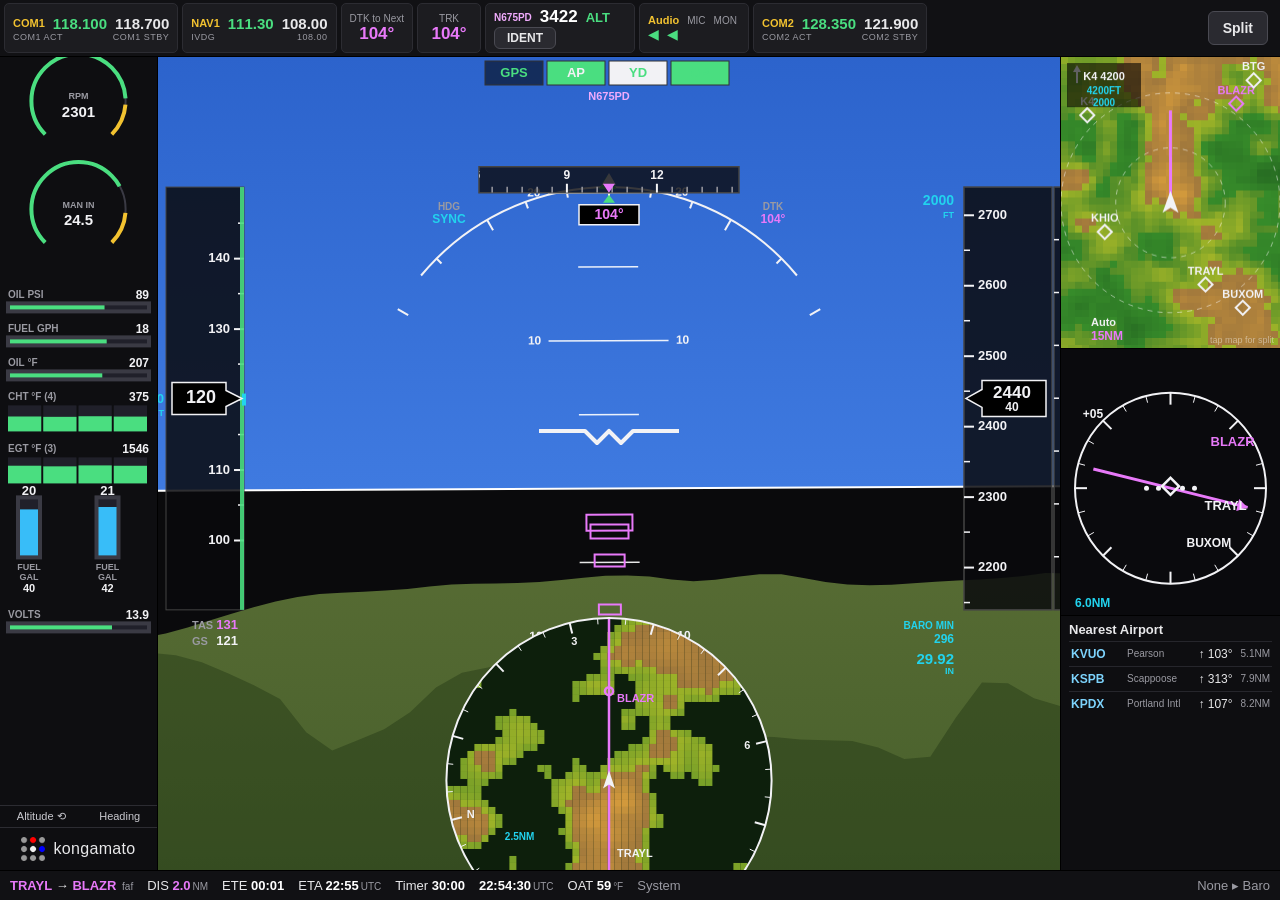
<file: index.html>
<!DOCTYPE html>
<html lang="en">
<head>
<meta charset="utf-8">
<meta name="viewport" content="width=device-width, initial-scale=1, viewport-fit=cover">
<title>Kongamato — Glasswing EFIS demo</title>
<meta http-equiv="refresh" content="0; url=./Project%20Glasswing/glasswing-ui/static/index.html">
<link rel="canonical" href="./Project%20Glasswing/glasswing-ui/static/index.html">
<style>
  html,body{height:100%;margin:0;background:#0a0a0d;color:#f2f2f5;
    font:16px/1.5 -apple-system,Helvetica,Arial,sans-serif;
    display:flex;align-items:center;justify-content:center;text-align:center}
  a{color:#22d3ee;font-weight:700;text-decoration:none;font-size:1.25rem}
  a:hover{text-decoration:underline}
  .dim{color:#9a9aa2;font-size:.9rem;margin-top:1rem}
</style>
</head>
<body>
<div>
  <p>Loading the <b>Glasswing</b> glass-cockpit display…</p>
  <p><a href="./Project%20Glasswing/glasswing-ui/static/index.html">▶ Launch the display</a></p>
  <p class="dim">Synthetic demo flight — no hardware or server needed.<br>
    Part of <a href="https://github.com/aeromarineresearch/kongamato" style="font-size:.9rem">Kongamato</a>,
    an open-source experimental-aviation stack.</p>
</div>
</body>
</html>
</file>
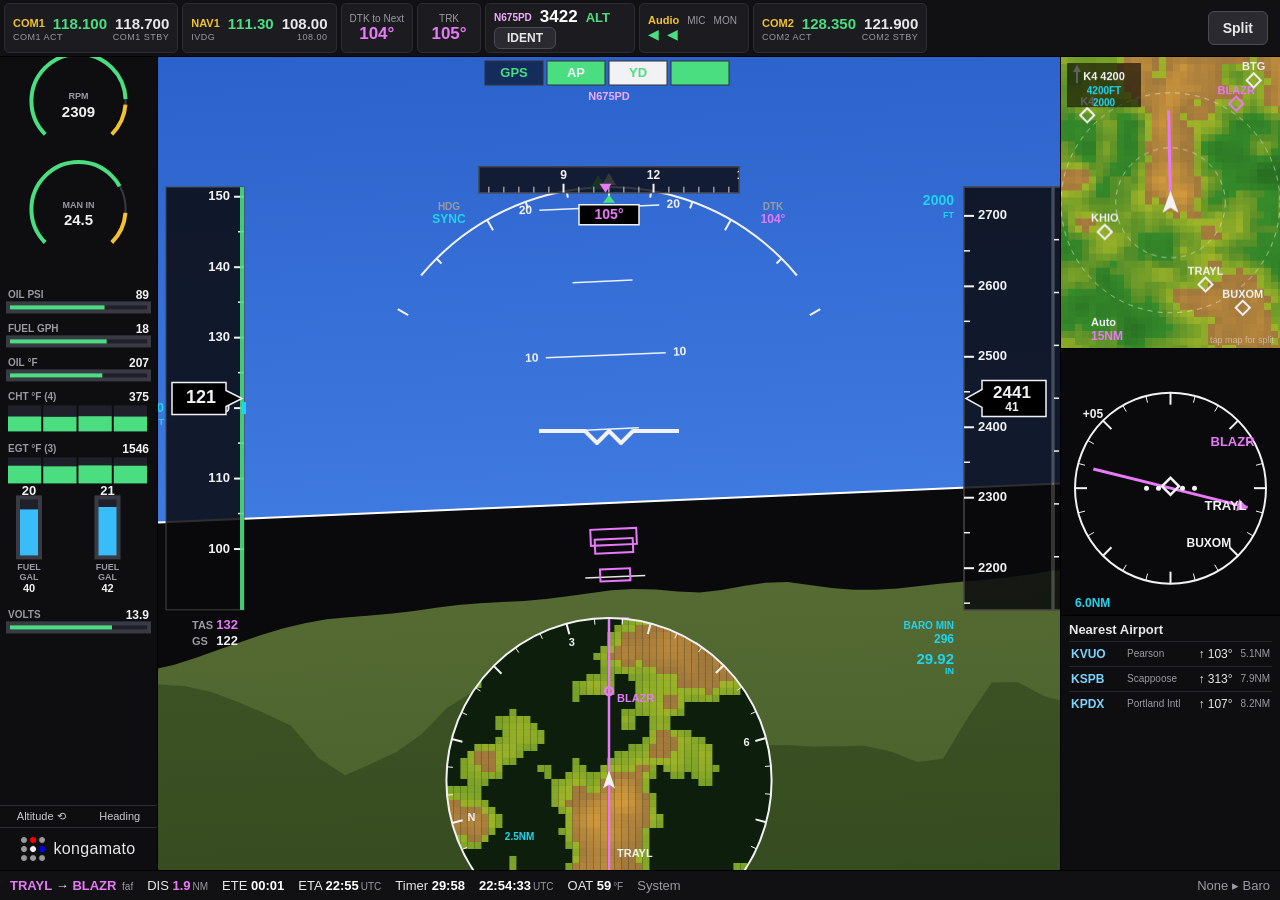
<file: Project Glasswing/glasswing-ui/static/index.html>
<!DOCTYPE html>
<html lang="en">
<head>
<meta charset="utf-8">
<meta name="viewport" content="width=device-width, initial-scale=1, maximum-scale=1, user-scalable=no, viewport-fit=cover">
<meta name="apple-mobile-web-app-capable" content="yes">
<meta name="apple-mobile-web-app-status-bar-style" content="black-translucent">
<title>Glasswing G3X</title>
<link rel="stylesheet" href="style.css">
</head>
<body>
<div id="root">
  <!-- ══ top bar: radios / xpdr / audio ══ -->
  <header id="topbar">
    <div class="tgroup com" id="com1">
      <div class="trow"><span class="lab">COM1</span><span class="freq act" data-ev="com1_swap">118.100</span><span class="freq stby" data-ev="com1_swap">118.700</span></div>
      <div class="trow names"><span id="com1a_name">PORTLAND AP</span><span id="com1s_name">KPDX TOWER</span></div>
    </div>
    <div class="tgroup nav" id="nav1">
      <div class="trow"><span class="lab">NAV1</span><span class="freq act">111.30</span><span class="freq stby">108.00</span></div>
      <div class="trow names"><span>IVDG</span><span class="dim">108.00</span></div>
    </div>
    <div class="tgroup small">
      <div class="trow"><span class="lab2">DTK to Next</span></div>
      <div class="trow"><span class="big" id="dtk_next">104°</span></div>
    </div>
    <div class="tgroup small">
      <div class="trow"><span class="lab2">TRK</span></div>
      <div class="trow"><span class="big" id="trk_box">104°</span></div>
    </div>
    <div class="tgroup xpdr" id="xpdr">
      <div class="trow"><span class="tail" id="tail">N675PD</span><span class="xpdr-code" id="xpdr_code">3422</span><span class="xpdr-mode" id="xpdr_mode">ALT</span></div>
      <div class="trow"><button class="btn ident" id="btn_ident">IDENT</button></div>
    </div>
    <div class="tgroup audio">
      <div class="trow"><span class="lab">Audio</span><span class="lab2">MIC</span><span class="lab2">MON</span></div>
      <div class="trow"><span class="spk on">◀</span><span class="spk on">◀</span></div>
    </div>
    <div class="tgroup com" id="com2">
      <div class="trow"><span class="lab">COM2</span><span class="freq act" data-ev="com2_swap">128.350</span><span class="freq stby" data-ev="com2_swap">121.900</span></div>
      <div class="trow names"><span id="com2a_name">KPDX ATIS</span><span id="com2s_name">KPDX GROUND</span></div>
    </div>
    <div class="tgroup splitbtn"><button class="btn" id="btn_split">Split</button></div>
  </header>

  <!-- ══ main row ══ -->
  <main id="midrow">
    <aside id="engine"><canvas id="engine-canvas"></canvas>
      <div class="emode"><span>Altitude ⟲</span><span>Heading</span></div>
      <div class="brand">
        <img class="brand-mark" src="kongamato-mark.webp" alt="Kongamato" width="24" height="24">
        <span class="brand-name">kongamato</span>
      </div>
    </aside>
    <section id="pfd-wrap"><canvas id="pfd-canvas"></canvas></section>
    <aside id="rightcol">
      <div id="mapbox"><canvas id="map-canvas"></canvas><span class="hint">tap map for split</span></div>
      <div id="hsibox"><canvas id="hsi-canvas"></canvas></div>
      <div id="nearest">
        <div class="nhead">Nearest Airport</div>
        <div id="nearest-list"></div>
      </div>
    </aside>
  </main>

  <!-- ══ bottom bar ══ -->
  <footer id="botbar">
    <span class="bitem" id="legline"><b class="mag" id="leg_from">TRAYL</b> → <b class="mag" id="leg_to">BLAZR</b> <span class="lbl">faf</span></span>
    <span class="bitem">DIS <b class="mag" id="wpt_dist">2.0</b><span class="lbl">NM</span></span>
    <span class="bitem">ETE <b id="ete">01:00</b></span>
    <span class="bitem">ETA <b id="eta">21:41</b><span class="lbl">UTC</span></span>
    <span class="bitem">Timer <b id="timer">0:30:00</b></span>
    <span class="bitem"><b id="utc">16:10:38</b><span class="lbl">UTC</span></span>
    <span class="bitem">OAT <b id="oat">59</b><span class="lbl">°F</span></span>
    <span class="bitem dim">System</span>
    <span class="bitem dim right">None ▸ Baro</span>
  </footer>
</div>
<script src="app.js"></script>
</body>
</html>
</file>
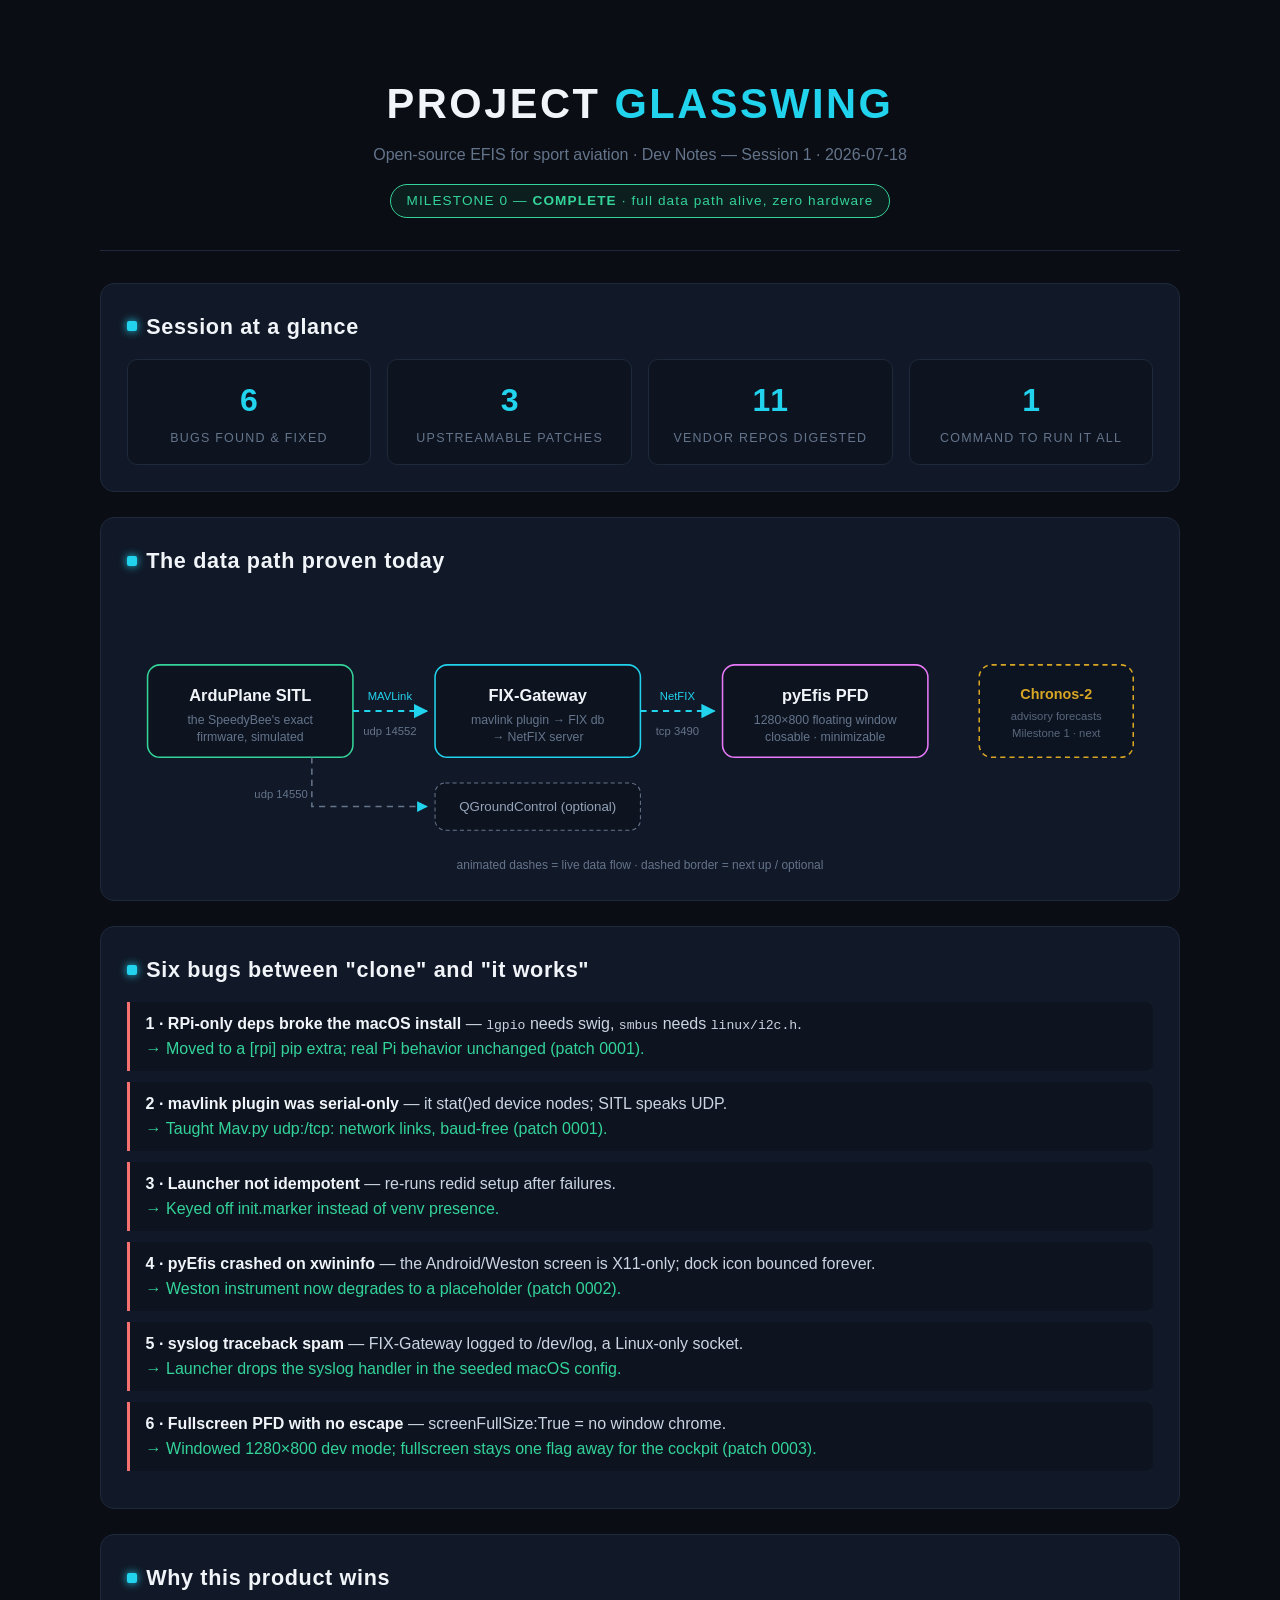
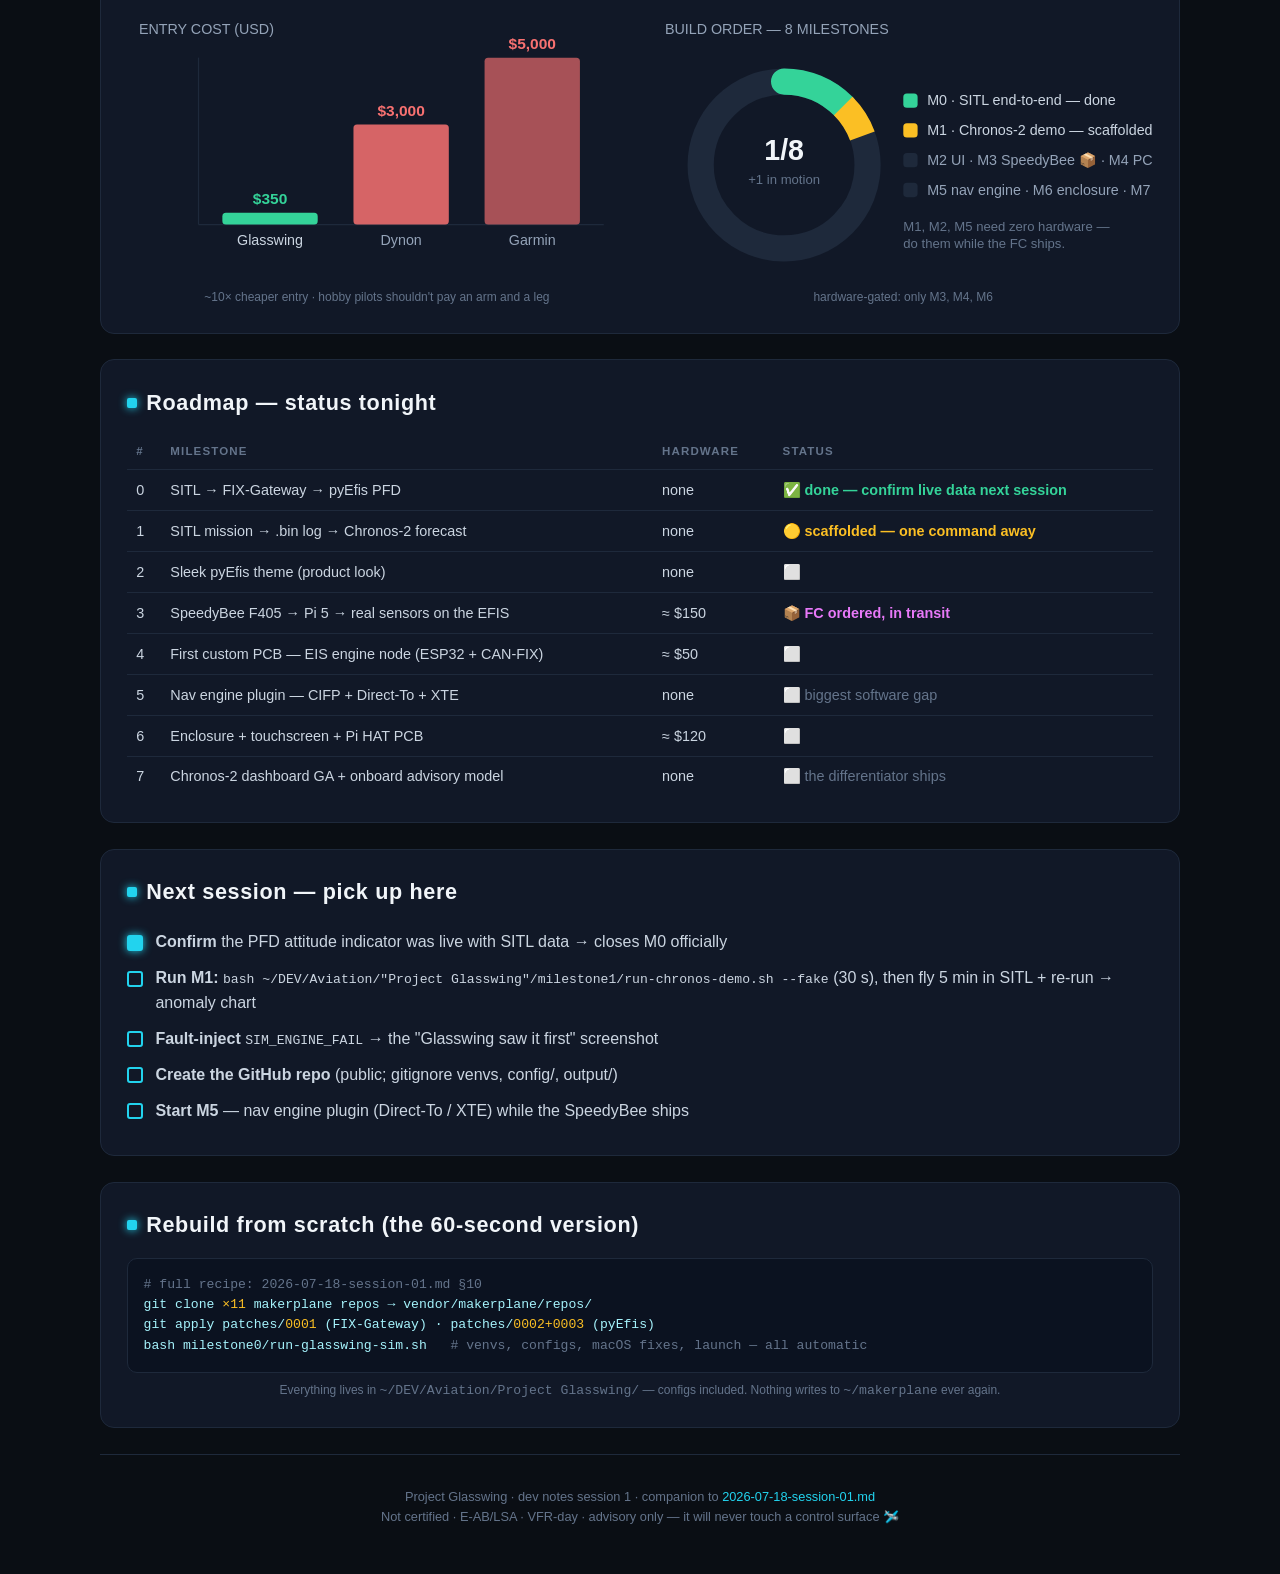
<file: Project Glasswing/dev notes/2026-07-18-session-01.html>
<!DOCTYPE html>
<html lang="en">
<head>
<meta charset="UTF-8">
<meta name="viewport" content="width=device-width, initial-scale=1.0">
<title>Project Glasswing — Dev Notes · Session 1</title>
<style>
  :root{
    --bg:#0a0e14; --panel:#111827; --panel2:#0d1420; --line:#1e293b;
    --cyan:#22d3ee; --green:#34d399; --amber:#fbbf24; --red:#f87171;
    --mag:#e879f9; --text:#cbd5e1; --dim:#64748b; --bright:#f1f5f9;
  }
  *{margin:0;padding:0;box-sizing:border-box}
  body{background:var(--bg);color:var(--text);font-family:-apple-system,"SF Pro Text","Helvetica Neue",sans-serif;line-height:1.55;padding:2rem 1rem}
  .wrap{max-width:1080px;margin:0 auto}
  header{text-align:center;padding:2.5rem 1rem 2rem;border-bottom:1px solid var(--line);margin-bottom:2rem}
  h1{font-size:2.6rem;letter-spacing:.06em;color:var(--bright);font-weight:800}
  h1 .glass{color:var(--cyan)}
  .sub{color:var(--dim);margin-top:.4rem;font-size:1rem}
  .badge{display:inline-block;margin-top:1rem;padding:.35rem 1rem;border-radius:999px;border:1px solid var(--green);color:var(--green);font-size:.85rem;letter-spacing:.08em;background:rgba(52,211,153,.08)}
  .badge b{font-weight:700}
  h2{color:var(--bright);font-size:1.35rem;margin:0 0 1rem;letter-spacing:.03em;display:flex;align-items:center;gap:.6rem}
  h2::before{content:"";width:10px;height:10px;background:var(--cyan);border-radius:2px;box-shadow:0 0 8px var(--cyan)}
  section{background:var(--panel);border:1px solid var(--line);border-radius:14px;padding:1.6rem;margin-bottom:1.6rem}
  .grid2{display:grid;grid-template-columns:1fr 1fr;gap:1.6rem}
  .grid3{display:grid;grid-template-columns:repeat(3,1fr);gap:1rem}
  .grid4{display:grid;grid-template-columns:repeat(4,1fr);gap:1rem}
  @media(max-width:800px){.grid2,.grid3,.grid4{grid-template-columns:1fr}}
  .stat{background:var(--panel2);border:1px solid var(--line);border-radius:10px;padding:1rem;text-align:center}
  .stat .n{font-size:2rem;font-weight:800;color:var(--cyan)}
  .stat .l{font-size:.78rem;color:var(--dim);text-transform:uppercase;letter-spacing:.1em;margin-top:.2rem}
  table{width:100%;border-collapse:collapse;font-size:.9rem}
  th{text-align:left;color:var(--dim);font-size:.72rem;text-transform:uppercase;letter-spacing:.1em;padding:.5rem .6rem;border-bottom:1px solid var(--line)}
  td{padding:.55rem .6rem;border-bottom:1px solid var(--line);vertical-align:top}
  tr:last-child td{border-bottom:none}
  .st-done{color:var(--green);font-weight:600}.st-prog{color:var(--amber);font-weight:600}.st-todo{color:var(--dim)}.st-ship{color:var(--mag);font-weight:600}
  code,pre{font-family:"SF Mono",Menlo,monospace;font-size:.82rem}
  pre{background:#0b1220;border:1px solid var(--line);border-radius:10px;padding:1rem;overflow-x:auto;color:#a5f3fc}
  pre .c{color:var(--dim)} pre .k{color:var(--amber)}
  .bug{border-left:3px solid var(--red);padding:.6rem 1rem;margin:.7rem 0;background:var(--panel2);border-radius:0 8px 8px 0}
  .bug b{color:var(--bright)}
  .bug .fix{color:var(--green)}
  .todo li{list-style:none;padding:.35rem 0 .35rem 1.8rem;position:relative}
  .todo li::before{content:"";position:absolute;left:0;top:.62rem;width:12px;height:12px;border:2px solid var(--cyan);border-radius:3px}
  .todo li:first-child::before{background:var(--cyan);box-shadow:0 0 8px var(--cyan)}
  svg text{font-family:-apple-system,sans-serif}
  .flow{stroke-dasharray:6 5;animation:dash 1.2s linear infinite}
  @keyframes dash{to{stroke-dashoffset:-11}}
  .legend{font-size:.75rem;color:var(--dim);text-align:center;margin-top:.5rem}
  footer{text-align:center;color:var(--dim);font-size:.8rem;padding:2rem 0 1rem;border-top:1px solid var(--line)}
  a{color:var(--cyan);text-decoration:none}
  .pill{display:inline-block;padding:.1rem .55rem;border-radius:999px;font-size:.72rem;border:1px solid var(--line);color:var(--dim);margin-left:.4rem}
</style>
</head>
<body>
<div class="wrap">

<header>
  <h1>PROJECT <span class="glass">GLASSWING</span></h1>
  <div class="sub">Open-source EFIS for sport aviation · Dev Notes — Session 1 · 2026-07-18</div>
  <div class="badge">MILESTONE 0 — <b>COMPLETE</b> · full data path alive, zero hardware</div>
</header>

<!-- ============ STATS ============ -->
<section>
  <h2>Session at a glance</h2>
  <div class="grid4">
    <div class="stat"><div class="n">6</div><div class="l">bugs found &amp; fixed</div></div>
    <div class="stat"><div class="n">3</div><div class="l">upstreamable patches</div></div>
    <div class="stat"><div class="n">11</div><div class="l">vendor repos digested</div></div>
    <div class="stat"><div class="n">1</div><div class="l">command to run it all</div></div>
  </div>
</section>

<!-- ============ ARCHITECTURE ============ -->
<section>
  <h2>The data path proven today</h2>
  <svg viewBox="0 0 1000 240" width="100%" role="img" aria-label="Architecture diagram">
    <defs>
      <marker id="arr" viewBox="0 0 10 10" refX="9" refY="5" markerWidth="7" markerHeight="7" orient="auto-start-reverse">
        <path d="M0,0 L10,5 L0,10 z" fill="#22d3ee"/>
      </marker>
    </defs>
    <!-- nodes -->
    <g>
      <rect x="20" y="70" width="200" height="90" rx="12" fill="#0d1420" stroke="#34d399" stroke-width="1.5"/>
      <text x="120" y="105" text-anchor="middle" fill="#f1f5f9" font-size="16" font-weight="700">ArduPlane SITL</text>
      <text x="120" y="128" text-anchor="middle" fill="#64748b" font-size="12">the SpeedyBee's exact</text>
      <text x="120" y="144" text-anchor="middle" fill="#64748b" font-size="12">firmware, simulated</text>
    </g>
    <g>
      <rect x="300" y="70" width="200" height="90" rx="12" fill="#0d1420" stroke="#22d3ee" stroke-width="1.5"/>
      <text x="400" y="105" text-anchor="middle" fill="#f1f5f9" font-size="16" font-weight="700">FIX-Gateway</text>
      <text x="400" y="128" text-anchor="middle" fill="#64748b" font-size="12">mavlink plugin → FIX db</text>
      <text x="400" y="144" text-anchor="middle" fill="#64748b" font-size="12">→ NetFIX server</text>
    </g>
    <g>
      <rect x="580" y="70" width="200" height="90" rx="12" fill="#0d1420" stroke="#e879f9" stroke-width="1.5"/>
      <text x="680" y="105" text-anchor="middle" fill="#f1f5f9" font-size="16" font-weight="700">pyEfis PFD</text>
      <text x="680" y="128" text-anchor="middle" fill="#64748b" font-size="12">1280×800 floating window</text>
      <text x="680" y="144" text-anchor="middle" fill="#64748b" font-size="12">closable · minimizable</text>
    </g>
    <g>
      <rect x="300" y="185" width="200" height="46" rx="10" fill="#0d1420" stroke="#64748b" stroke-width="1" stroke-dasharray="4 3"/>
      <text x="400" y="212" text-anchor="middle" fill="#94a3b8" font-size="13">QGroundControl (optional)</text>
    </g>
    <!-- flows -->
    <path class="flow" d="M220 115 L292 115" stroke="#22d3ee" stroke-width="2" fill="none" marker-end="url(#arr)"/>
    <text x="256" y="104" text-anchor="middle" fill="#22d3ee" font-size="11">MAVLink</text>
    <text x="256" y="138" text-anchor="middle" fill="#64748b" font-size="11">udp 14552</text>
    <path class="flow" d="M500 115 L572 115" stroke="#22d3ee" stroke-width="2" fill="none" marker-end="url(#arr)"/>
    <text x="536" y="104" text-anchor="middle" fill="#22d3ee" font-size="11">NetFIX</text>
    <text x="536" y="138" text-anchor="middle" fill="#64748b" font-size="11">tcp 3490</text>
    <path class="flow" d="M180 160 L180 208 L292 208" stroke="#64748b" stroke-width="1.5" fill="none" stroke-dasharray="4 3" marker-end="url(#arr)"/>
    <text x="150" y="200" text-anchor="middle" fill="#64748b" font-size="11">udp 14550</text>
    <!-- future -->
    <g opacity="0.85">
      <rect x="830" y="70" width="150" height="90" rx="12" fill="#0d1420" stroke="#fbbf24" stroke-width="1.5" stroke-dasharray="5 4"/>
      <text x="905" y="103" text-anchor="middle" fill="#fbbf24" font-size="14" font-weight="700">Chronos-2</text>
      <text x="905" y="124" text-anchor="middle" fill="#64748b" font-size="11">advisory forecasts</text>
      <text x="905" y="140" text-anchor="middle" fill="#64748b" font-size="11">Milestone 1 · next</text>
    </g>
  </svg>
  <div class="legend">animated dashes = live data flow · dashed border = next up / optional</div>
</section>

<!-- ============ BUGS ============ -->
<section>
  <h2>Six bugs between "clone" and "it works"</h2>
  <div class="bug"><b>1 · RPi-only deps broke the macOS install</b> — <code>lgpio</code> needs swig, <code>smbus</code> needs <code>linux/i2c.h</code>.<br><span class="fix">→ Moved to a [rpi] pip extra; real Pi behavior unchanged (patch 0001).</span></div>
  <div class="bug"><b>2 · mavlink plugin was serial-only</b> — it stat()ed device nodes; SITL speaks UDP.<br><span class="fix">→ Taught Mav.py udp:/tcp: network links, baud-free (patch 0001).</span></div>
  <div class="bug"><b>3 · Launcher not idempotent</b> — re-runs redid setup after failures.<br><span class="fix">→ Keyed off init.marker instead of venv presence.</span></div>
  <div class="bug"><b>4 · pyEfis crashed on xwininfo</b> — the Android/Weston screen is X11-only; dock icon bounced forever.<br><span class="fix">→ Weston instrument now degrades to a placeholder (patch 0002).</span></div>
  <div class="bug"><b>5 · syslog traceback spam</b> — FIX-Gateway logged to /dev/log, a Linux-only socket.<br><span class="fix">→ Launcher drops the syslog handler in the seeded macOS config.</span></div>
  <div class="bug"><b>6 · Fullscreen PFD with no escape</b> — screenFullSize:True = no window chrome.<br><span class="fix">→ Windowed 1280×800 dev mode; fullscreen stays one flag away for the cockpit (patch 0003).</span></div>
</section>

<!-- ============ CHARTS ============ -->
<section>
  <h2>Why this product wins</h2>
  <div class="grid2">
    <div>
      <svg viewBox="0 0 420 220" width="100%" role="img" aria-label="Cost comparison chart">
        <text x="10" y="20" fill="#94a3b8" font-size="12">ENTRY COST (USD)</text>
        <!-- gridlines -->
        <g stroke="#1e293b" stroke-width="1">
          <line x1="60" y1="40" x2="60" y2="180"/><line x1="60" y1="180" x2="400" y2="180"/>
        </g>
        <!-- bars: scale 5000 -> 140px -->
        <rect x="80"  y="170.2" width="80" height="9.8"  rx="3" fill="#34d399"/>
        <rect x="190" y="96"    width="80" height="84"   rx="3" fill="#f87171" opacity=".85"/>
        <rect x="300" y="40"    width="80" height="140"  rx="3" fill="#f87171" opacity=".65"/>
        <text x="120" y="163" text-anchor="middle" fill="#34d399" font-size="13" font-weight="700">$350</text>
        <text x="230" y="89"  text-anchor="middle" fill="#f87171" font-size="13" font-weight="700">$3,000</text>
        <text x="340" y="33"  text-anchor="middle" fill="#f87171" font-size="13" font-weight="700">$5,000</text>
        <text x="120" y="197" text-anchor="middle" fill="#cbd5e1" font-size="12">Glasswing</text>
        <text x="230" y="197" text-anchor="middle" fill="#94a3b8" font-size="12">Dynon</text>
        <text x="340" y="197" text-anchor="middle" fill="#94a3b8" font-size="12">Garmin</text>
      </svg>
      <div class="legend">~10× cheaper entry · hobby pilots shouldn't pay an arm and a leg</div>
    </div>
    <div>
      <svg viewBox="0 0 420 220" width="100%" role="img" aria-label="Milestone progress donut">
        <text x="10" y="20" fill="#94a3b8" font-size="12">BUILD ORDER — 8 MILESTONES</text>
        <!-- donut: r=70, circumference ≈ 439.8 ; 1 of 8 done = 55 -->
        <circle cx="110" cy="130" r="70" fill="none" stroke="#1e293b" stroke-width="22"/>
        <circle cx="110" cy="130" r="70" fill="none" stroke="#34d399" stroke-width="22"
                stroke-dasharray="55 385" transform="rotate(-90 110 130)" stroke-linecap="round"/>
        <circle cx="110" cy="130" r="70" fill="none" stroke="#fbbf24" stroke-width="22"
                stroke-dasharray="30 410" stroke-dashoffset="-55" transform="rotate(-90 110 130)"/>
        <text x="110" y="126" text-anchor="middle" fill="#f1f5f9" font-size="24" font-weight="800">1/8</text>
        <text x="110" y="146" text-anchor="middle" fill="#64748b" font-size="11">+1 in motion</text>
        <!-- legend -->
        <g font-size="12">
          <rect x="210" y="70"  width="12" height="12" rx="3" fill="#34d399"/><text x="230" y="80"  fill="#cbd5e1">M0 · SITL end-to-end — done</text>
          <rect x="210" y="95"  width="12" height="12" rx="3" fill="#fbbf24"/><text x="230" y="105" fill="#cbd5e1">M1 · Chronos-2 demo — scaffolded</text>
          <rect x="210" y="120" width="12" height="12" rx="3" fill="#1e293b"/><text x="230" y="130" fill="#94a3b8">M2 UI · M3 SpeedyBee 📦 · M4 PCB</text>
          <rect x="210" y="145" width="12" height="12" rx="3" fill="#1e293b"/><text x="230" y="155" fill="#94a3b8">M5 nav engine · M6 enclosure · M7 GA</text>
          <text x="210" y="185" fill="#64748b" font-size="11">M1, M2, M5 need zero hardware —</text>
          <text x="210" y="200" fill="#64748b" font-size="11">do them while the FC ships.</text>
        </g>
      </svg>
      <div class="legend">hardware-gated: only M3, M4, M6</div>
    </div>
  </div>
</section>

<!-- ============ MILESTONE TABLE ============ -->
<section>
  <h2>Roadmap — status tonight</h2>
  <table>
    <tr><th>#</th><th>Milestone</th><th>Hardware</th><th>Status</th></tr>
    <tr><td>0</td><td>SITL → FIX-Gateway → pyEfis PFD</td><td>none</td><td class="st-done">✅ done — confirm live data next session</td></tr>
    <tr><td>1</td><td>SITL mission → .bin log → Chronos-2 forecast</td><td>none</td><td class="st-prog">🟡 scaffolded — one command away</td></tr>
    <tr><td>2</td><td>Sleek pyEfis theme (product look)</td><td>none</td><td class="st-todo">⬜</td></tr>
    <tr><td>3</td><td>SpeedyBee F405 → Pi 5 → real sensors on the EFIS</td><td>≈ $150</td><td class="st-ship">📦 FC ordered, in transit</td></tr>
    <tr><td>4</td><td>First custom PCB — EIS engine node (ESP32 + CAN-FIX)</td><td>≈ $50</td><td class="st-todo">⬜</td></tr>
    <tr><td>5</td><td>Nav engine plugin — CIFP + Direct-To + XTE</td><td>none</td><td class="st-todo">⬜ biggest software gap</td></tr>
    <tr><td>6</td><td>Enclosure + touchscreen + Pi HAT PCB</td><td>≈ $120</td><td class="st-todo">⬜</td></tr>
    <tr><td>7</td><td>Chronos-2 dashboard GA + onboard advisory model</td><td>none</td><td class="st-todo">⬜ the differentiator ships</td></tr>
  </table>
</section>

<!-- ============ NEXT ACTIONS ============ -->
<section>
  <h2>Next session — pick up here</h2>
  <ul class="todo">
    <li><b>Confirm</b> the PFD attitude indicator was live with SITL data → closes M0 officially</li>
    <li><b>Run M1:</b> <code>bash ~/DEV/Aviation/"Project Glasswing"/milestone1/run-chronos-demo.sh --fake</code> (30 s), then fly 5 min in SITL + re-run → anomaly chart</li>
    <li><b>Fault-inject</b> <code>SIM_ENGINE_FAIL</code> → the "Glasswing saw it first" screenshot</li>
    <li><b>Create the GitHub repo</b> (public; gitignore venvs, config/, output/)</li>
    <li><b>Start M5</b> — nav engine plugin (Direct-To / XTE) while the SpeedyBee ships</li>
  </ul>
</section>

<!-- ============ REBUILD ============ -->
<section>
  <h2>Rebuild from scratch (the 60-second version)</h2>
  <pre><span class="c"># full recipe: 2026-07-18-session-01.md §10</span>
git clone <span class="k">×11</span> makerplane repos → vendor/makerplane/repos/
git apply patches/<span class="k">0001</span> (FIX-Gateway) · patches/<span class="k">0002+0003</span> (pyEfis)
bash milestone0/run-glasswing-sim.sh   <span class="c"># venvs, configs, macOS fixes, launch — all automatic</span></pre>
  <div class="legend">Everything lives in <code>~/DEV/Aviation/Project Glasswing/</code> — configs included. Nothing writes to <code>~/makerplane</code> ever again.</div>
</section>

<footer>
  Project Glasswing · dev notes session 1 · companion to
  <a href="2026-07-18-session-01.md">2026-07-18-session-01.md</a><br>
  Not certified · E-AB/LSA · VFR-day · advisory only — it will never touch a control surface 🛩️
</footer>

</div>
</body>
</html>
</file>
<file: Project Glasswing/glasswing-ui/static/style.css>
/* Glasswing G3X-style theme — Garmin-esque dark glass */
* { margin:0; padding:0; box-sizing:border-box; -webkit-tap-highlight-color:transparent; }
html,body { height:100%; background:#0a0a0c; color:#e8e8ea;
  font-family:-apple-system,"Helvetica Neue",Arial,sans-serif; overflow:hidden;
  user-select:none; -webkit-user-select:none; touch-action:manipulation; }
#root { display:flex; flex-direction:column; height:100vh; height:100dvh; }

/* ── top bar ── */
#topbar { display:flex; gap:4px; padding:3px 4px; background:#111114;
  border-bottom:1px solid #000; min-height:52px; }
.tgroup { background:#1c1c20; border:1px solid #2c2c32; border-radius:5px;
  padding:3px 8px; display:flex; flex-direction:column; justify-content:center; }
.tgroup.com { min-width:150px; }
.tgroup.nav { min-width:120px; }
.tgroup.small { min-width:64px; align-items:center; }
.tgroup.xpdr { min-width:150px; }
.tgroup.audio { min-width:110px; }
.tgroup.splitbtn { margin-left:auto; background:none; border:none; }
.trow { display:flex; align-items:center; gap:8px; }
.lab { color:#f2c230; font-weight:700; font-size:11px; }
.lab2 { color:#9a9aa2; font-size:10px; }
.freq { font-size:15px; font-weight:700; font-variant-numeric:tabular-nums; }
.freq.act { color:#4ade80; }
.freq.stby { color:#e8e8ea; }
.names { justify-content:space-between; font-size:9px; color:#9a9aa2; letter-spacing:.5px; }
.big { font-size:17px; font-weight:700; color:#f0f; color:#e879f9; }
.tail { color:#f0abfc; font-size:10px; font-weight:600; }
.xpdr-code { font-size:17px; font-weight:700; color:#fff; }
.xpdr-mode { font-size:13px; font-weight:700; color:#4ade80; }
.spk { color:#4ade80; font-size:14px; }
.btn { background:#2a2a30; color:#e8e8ea; border:1px solid #4a4a52; border-radius:6px;
  padding:8px 14px; font-size:14px; font-weight:600; cursor:pointer; }
.btn:active { background:#3d3d46; }
.btn.ident { padding:3px 12px; font-size:12px; }
.btn.ident.active { background:#0e4d22; color:#4ade80; border-color:#4ade80; }

/* ── mid row ── */
#midrow { flex:1; display:flex; min-height:0; }
#engine { width:158px; background:#0e0e11; border-right:1px solid #000;
  display:flex; flex-direction:column; }
#engine-canvas { flex:1; width:100%; }
.emode { display:flex; justify-content:space-around; font-size:11px; color:#c9c9cf;
  padding:4px 0; border-top:1px solid #2c2c32; }
/* ── brand lockup (bottom of engine strip) — transparent, dark-theme ── */
.brand { display:flex; align-items:center; justify-content:center; gap:8px;
  padding:9px 6px; border-top:1px solid #2c2c32; }
.brand-mark { width:24px; height:24px; object-fit:contain; flex:none; }
.brand-name { font-family:"Helvetica Neue",Helvetica,Arial,sans-serif;
  font-size:16px; font-weight:400; letter-spacing:.02em; color:#e8e8ea; line-height:1; }
#root.split .brand { gap:6px; padding:7px 4px; }
#root.split .brand-mark { width:20px; height:20px; }
#root.split .brand-name { font-size:14px; }
#pfd-wrap { flex:1; min-width:0; position:relative; }
#pfd-canvas { width:100%; height:100%; display:block; }
#rightcol { width:220px; display:flex; flex-direction:column; background:#0e0e11;
  border-left:1px solid #000; }
#mapbox { flex:1.2; position:relative; border-bottom:1px solid #000; cursor:pointer; }
#map-canvas { width:100%; height:100%; display:block; }
#mapbox .hint { position:absolute; bottom:3px; right:6px; font-size:9px;
  color:rgba(255,255,255,.45); pointer-events:none; }
#hsibox { flex:1.1; border-bottom:1px solid #000; }
#hsi-canvas { width:100%; height:100%; display:block; }
#nearest { flex:1; padding:6px 8px; font-size:12px; overflow:hidden; }
.nhead { font-size:13px; font-weight:700; margin-bottom:4px; }
.nrow { display:flex; align-items:center; gap:8px; padding:5px 2px;
  border-top:1px solid #26262c; }
.nrow .nid { color:#7dd3fc; font-weight:700; width:48px; }
.nrow .nname { color:#9a9aa2; font-size:10px; flex:1; }
.nrow .nbrg { font-variant-numeric:tabular-nums; }
.nrow .ndist { color:#9a9aa2; font-size:10px; }

/* split mode: map takes right half, PFD left half */
#root.split #midrow { flex-wrap:nowrap; }
#root.split #engine { width:130px; }
#root.split #pfd-wrap { flex:0 0 50%; }
#root.split #rightcol { flex:1; width:auto; }
#root.split #mapbox { flex:3; }
#root.split #hsibox { flex:1.4; }
#root.split #nearest { flex:1.1; }

/* ── bottom bar ── */
#botbar { display:flex; align-items:center; gap:14px; background:#111114;
  border-top:1px solid #000; padding:5px 10px; font-size:13px; min-height:30px; }
.bitem b { color:#fff; font-variant-numeric:tabular-nums; }
.bitem .mag, .mag { color:#e879f9; }
.lbl { color:#9a9aa2; font-size:10px; margin-left:2px; }
.dim { color:#9a9aa2; }
.right { margin-left:auto; }
</file>
